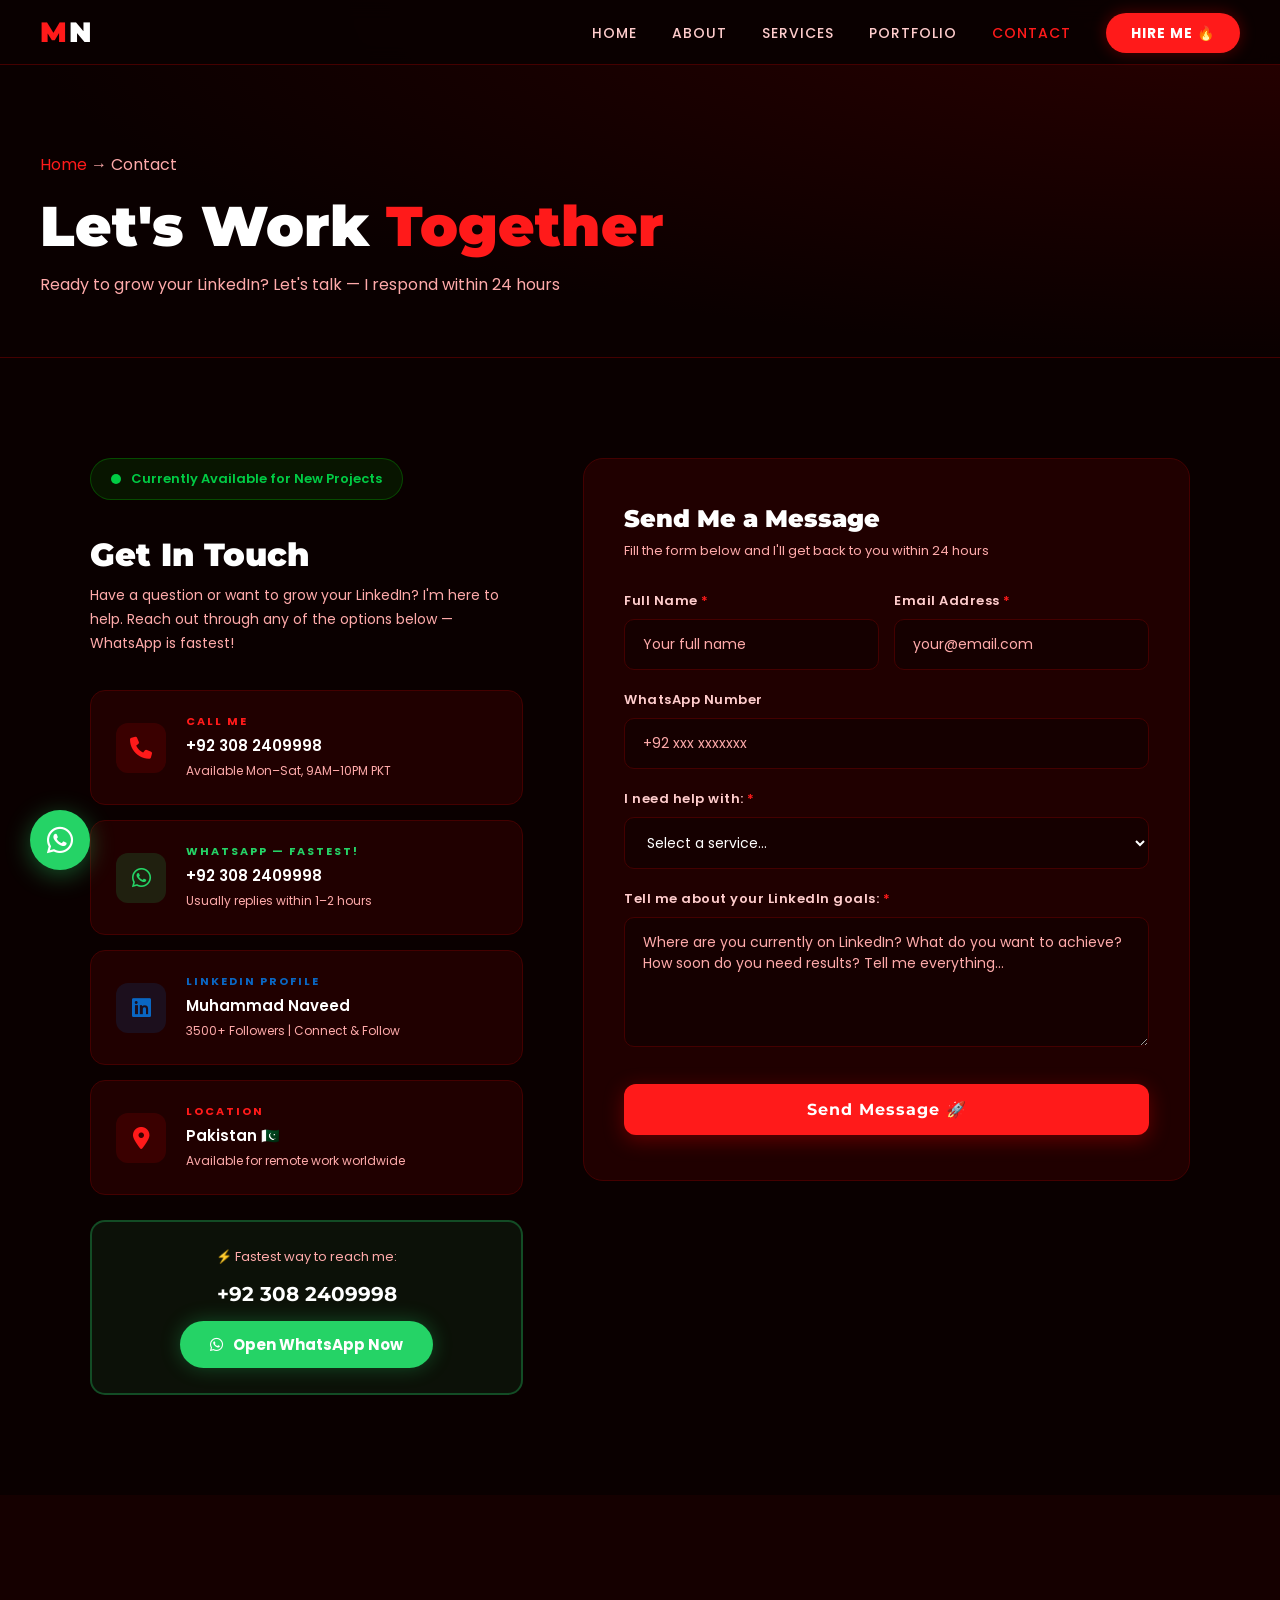
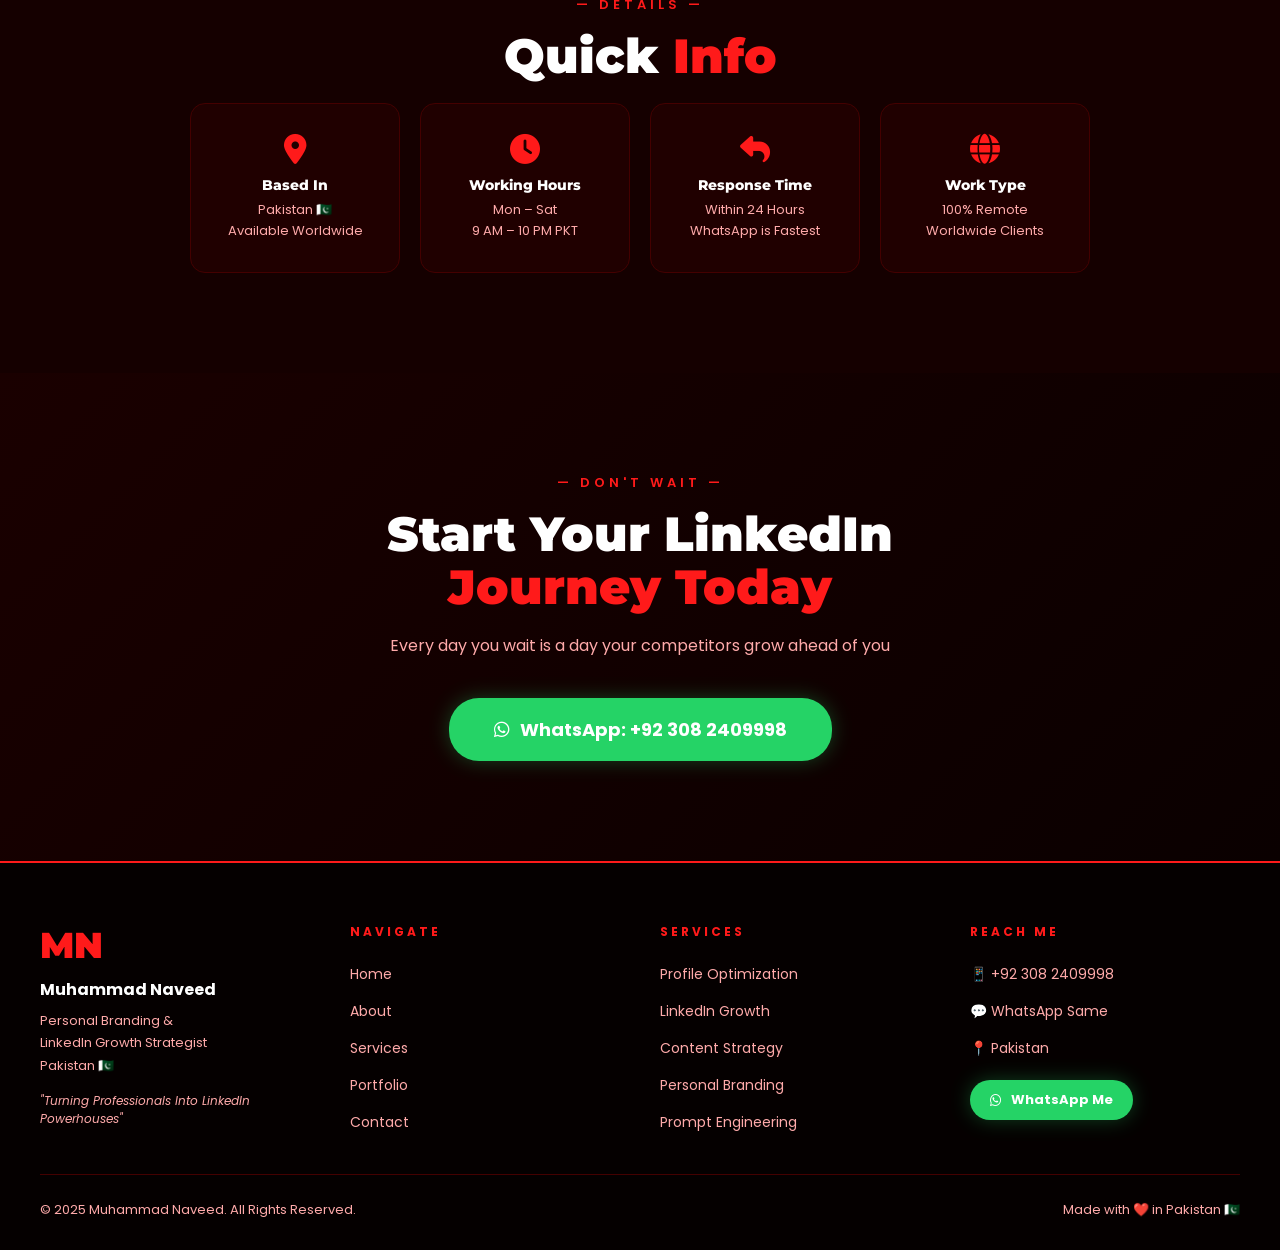
<file: contact.html>
<!DOCTYPE html>
<html lang="en">
<head>
  <meta charset="UTF-8" />
  <meta name="viewport" content="width=device-width, initial-scale=1.0"/>
  <title>Contact | Muhammad Naveed</title>
  <link rel="stylesheet" href="style.css" />
  <link rel="stylesheet" href="https://cdnjs.cloudflare.com/ajax/libs/font-awesome/6.5.0/css/all.min.css"/>
  <style>
    /* PAGE BANNER */
    .page-banner {
      min-height: 35vh;
      display: flex;
      align-items: center;
      padding: 140px 40px 60px;
      background: radial-gradient(ellipse at top right, #2a0000 0%, #0a0000 70%);
      border-bottom: 1px solid var(--border);
    }

    .page-banner-inner {
      max-width: 1200px;
      margin: 0 auto;
      width: 100%;
    }

    .breadcrumb {
      font-size: 13px;
      color: var(--white-muted);
      margin-bottom: 15px;
    }

    .breadcrumb a {
      color: var(--red-bright);
      text-decoration: none;
    }

    .page-banner h1 {
      font-family: 'Montserrat', sans-serif;
      font-size: 56px;
      font-weight: 900;
      color: var(--white);
    }

    .page-banner h1 span {
      color: var(--red-bright);
    }

    .page-banner p {
      color: var(--white-muted);
      font-size: 16px;
      margin-top: 12px;
    }

    /* CONTACT GRID */
    .contact-grid {
      display: grid;
      grid-template-columns: 1fr 1.4fr;
      gap: 60px;
      max-width: 1100px;
      margin: 0 auto;
      align-items: start;
    }

    /* CONTACT INFO */
    .availability-badge {
      display: inline-flex;
      align-items: center;
      gap: 10px;
      background: rgba(0,200,0,0.1);
      border: 1px solid rgba(0,200,0,0.3);
      border-radius: 25px;
      padding: 10px 20px;
      font-size: 13px;
      font-weight: 600;
      color: #00cc44;
      margin-bottom: 35px;
    }

    .avail-dot {
      width: 10px;
      height: 10px;
      background: #00cc44;
      border-radius: 50%;
      animation: pulse-green 1.5s infinite;
    }

    .contact-info-title {
      font-family: 'Montserrat', sans-serif;
      font-size: 32px;
      font-weight: 900;
      color: var(--white);
      margin-bottom: 10px;
    }

    .contact-info-sub {
      color: var(--white-muted);
      font-size: 14px;
      margin-bottom: 35px;
      line-height: 1.7;
    }

    .contact-card {
      background: var(--bg-card);
      border: 1px solid var(--border);
      border-radius: 15px;
      padding: 22px 25px;
      margin-bottom: 15px;
      display: flex;
      align-items: center;
      gap: 20px;
      transition: all 0.3s;
      text-decoration: none;
    }

    .contact-card:hover {
      border-color: var(--red-primary);
      box-shadow: 0 0 25px var(--red-glow);
      transform: translateX(5px);
    }

    .contact-card-icon {
      width: 50px;
      height: 50px;
      background: rgba(204,0,0,0.15);
      border-radius: 12px;
      display: flex;
      align-items: center;
      justify-content: center;
      font-size: 22px;
      color: var(--red-bright);
      flex-shrink: 0;
    }

    .contact-card-info label {
      font-size: 11px;
      font-weight: 700;
      color: var(--red-bright);
      letter-spacing: 2px;
      text-transform: uppercase;
      display: block;
      margin-bottom: 4px;
    }

    .contact-card-info p {
      font-size: 15px;
      font-weight: 600;
      color: var(--white);
    }

    .contact-card-info small {
      font-size: 12px;
      color: var(--white-muted);
    }

    /* WHATSAPP HIGHLIGHT BOX */
    .whatsapp-box {
      background: rgba(37,211,102,0.08);
      border: 2px solid rgba(37,211,102,0.3);
      border-radius: 15px;
      padding: 25px;
      text-align: center;
      margin-top: 25px;
    }

    .whatsapp-box p {
      color: var(--white-muted);
      font-size: 13px;
      margin-bottom: 15px;
    }

    .whatsapp-box strong {
      color: white;
      display: block;
      font-size: 20px;
      margin-bottom: 15px;
      font-family: 'Montserrat', sans-serif;
    }

    /* CONTACT FORM */
    .form-card {
      background: var(--bg-card);
      border: 1px solid var(--border);
      border-radius: 20px;
      padding: 45px 40px;
    }

    .form-title {
      font-family: 'Montserrat', sans-serif;
      font-size: 24px;
      font-weight: 900;
      color: var(--white);
      margin-bottom: 8px;
    }

    .form-subtitle {
      color: var(--white-muted);
      font-size: 13px;
      margin-bottom: 30px;
    }

    .form-group {
      margin-bottom: 20px;
    }

    .form-group label {
      display: block;
      font-size: 13px;
      font-weight: 600;
      color: var(--white-soft);
      margin-bottom: 8px;
      letter-spacing: 0.5px;
    }

    .form-group label span {
      color: var(--red-bright);
    }

    .form-control {
      width: 100%;
      background: var(--bg-section);
      border: 1px solid var(--border);
      border-radius: 10px;
      padding: 14px 18px;
      color: var(--white);
      font-size: 14px;
      font-family: 'Poppins', sans-serif;
      transition: all 0.3s;
      outline: none;
    }

    .form-control:focus {
      border-color: var(--red-bright);
      box-shadow: 0 0 15px var(--red-glow);
      background: #1a0000;
    }

    .form-control::placeholder {
      color: var(--white-muted);
    }

    select.form-control option {
      background: var(--bg-card);
      color: var(--white);
    }

    textarea.form-control {
      resize: vertical;
      min-height: 130px;
    }

    .form-row {
      display: grid;
      grid-template-columns: 1fr 1fr;
      gap: 15px;
    }

    .submit-btn {
      width: 100%;
      padding: 16px;
      background: var(--red-bright);
      color: white;
      border: none;
      border-radius: 12px;
      font-size: 16px;
      font-weight: 700;
      font-family: 'Montserrat', sans-serif;
      cursor: pointer;
      transition: all 0.3s;
      box-shadow: 0 5px 20px var(--red-glow);
      margin-top: 10px;
      letter-spacing: 1px;
    }

    .submit-btn:hover {
      background: var(--red-primary);
      transform: translateY(-3px);
      box-shadow: 0 10px 30px var(--red-glow);
    }

    .submit-btn:active {
      transform: translateY(0);
    }

    /* SUCCESS MESSAGE */
    .success-msg {
      display: none;
      background: rgba(0,200,0,0.1);
      border: 1px solid rgba(0,200,0,0.3);
      border-radius: 12px;
      padding: 20px;
      text-align: center;
      color: #00cc44;
      font-weight: 600;
      margin-top: 15px;
      font-size: 15px;
    }

    /* LOCATION INFO */
    .location-section {
      background: var(--bg-section);
    }

    .location-grid {
      display: grid;
      grid-template-columns: repeat(4, 1fr);
      gap: 20px;
      max-width: 900px;
      margin: 0 auto;
    }

    .location-card {
      background: var(--bg-card);
      border: 1px solid var(--border);
      border-radius: 15px;
      padding: 30px 20px;
      text-align: center;
      transition: all 0.3s;
    }

    .location-card:hover {
      border-color: var(--red-primary);
      box-shadow: 0 0 20px var(--red-glow);
      transform: translateY(-5px);
    }

    .location-card i {
      font-size: 30px;
      color: var(--red-bright);
      margin-bottom: 12px;
      display: block;
    }

    .location-card h3 {
      font-family: 'Montserrat', sans-serif;
      font-size: 14px;
      font-weight: 800;
      color: var(--white);
      margin-bottom: 6px;
    }

    .location-card p {
      font-size: 13px;
      color: var(--white-muted);
      line-height: 1.6;
    }

    /* RESPONSIVE */
    @media (max-width: 900px) {
      .contact-grid {
        grid-template-columns: 1fr;
      }

      .location-grid {
        grid-template-columns: repeat(2, 1fr);
      }

      .page-banner h1 {
        font-size: 38px;
      }

      .form-card {
        padding: 30px 25px;
      }
    }

    @media (max-width: 480px) {
      .form-row {
        grid-template-columns: 1fr;
      }

      .location-grid {
        grid-template-columns: 1fr;
      }

      .page-banner h1 {
        font-size: 30px;
      }
    }
  </style>
</head>
<body>

  <!-- PROGRESS BAR -->
  <div id="progress-bar"></div>

  <!-- NAVBAR -->
  <nav id="navbar">
    <a href="index.html" class="nav-logo">M<span>N</span></a>
    <ul class="nav-links">
      <li><a href="index.html">Home</a></li>
      <li><a href="about.html">About</a></li>
      <li><a href="services.html">Services</a></li>
      <li><a href="portfolio.html">Portfolio</a></li>
      <li><a href="contact.html" class="active">Contact</a></li>
      <li><a href="contact.html" class="nav-btn" onclick="window.location.href='contact.html'">Hire Me 🔥</a></li>
    </ul>
    <div class="hamburger" onclick="toggleMenu()">
      <span></span><span></span><span></span>
    </div>
  </nav>

  <!-- MOBILE MENU -->
  <div class="mobile-menu" id="mobileMenu">
    <span class="mobile-close" onclick="toggleMenu()">✕</span>
    <a href="index.html" onclick="toggleMenu()">Home</a>
    <a href="about.html" onclick="toggleMenu()">About</a>
    <a href="services.html" onclick="toggleMenu()">Services</a>
    <a href="portfolio.html" onclick="toggleMenu()">Portfolio</a>
    <a href="contact.html" onclick="toggleMenu()">Contact</a>
    <a href="contact.html" class="btn-primary" onclick="toggleMenu()">Hire Me 🔥</a>
  </div>

  <!-- PAGE BANNER -->
  <div class="page-banner">
    <div class="page-banner-inner">
      <p class="breadcrumb">
        <a href="index.html">Home</a> → Contact
      </p>
      <h1>Let's Work <span>Together</span></h1>
      <p>Ready to grow your LinkedIn? Let's talk — I respond within 24 hours</p>
    </div>
  </div>

  <!-- CONTACT SECTION -->
  <section style="background: var(--bg-main);">
    <div class="contact-grid">

      <!-- LEFT — CONTACT INFO -->
      <div>
        <div class="availability-badge">
          <div class="avail-dot"></div>
          Currently Available for New Projects
        </div>

        <h2 class="contact-info-title">Get In Touch</h2>
        <p class="contact-info-sub">
          Have a question or want to grow your LinkedIn?
          I'm here to help. Reach out through any of
          the options below — WhatsApp is fastest!
        </p>

        <!-- PHONE -->
        <a href="tel:+923082409998" class="contact-card">
          <div class="contact-card-icon">
            <i class="fas fa-phone"></i>
          </div>
          <div class="contact-card-info">
            <label>Call Me</label>
            <p>+92 308 2409998</p>
            <small>Available Mon–Sat, 9AM–10PM PKT</small>
          </div>
        </a>

        <!-- WHATSAPP -->
        <a href="https://wa.me/923082409998" target="_blank" class="contact-card">
          <div class="contact-card-icon" style="background: rgba(37,211,102,0.15); color: #25d366;">
            <i class="fab fa-whatsapp"></i>
          </div>
          <div class="contact-card-info">
            <label style="color: #25d366;">WhatsApp — Fastest!</label>
            <p>+92 308 2409998</p>
            <small>Usually replies within 1–2 hours</small>
          </div>
        </a>

        <!-- LINKEDIN -->
        <a href="#" target="_blank" class="contact-card">
          <div class="contact-card-icon" style="background: rgba(10,102,194,0.15); color: #0a66c2;">
            <i class="fab fa-linkedin"></i>
          </div>
          <div class="contact-card-info">
            <label style="color: #0a66c2;">LinkedIn Profile</label>
            <p>Muhammad Naveed</p>
            <small>3500+ Followers | Connect & Follow</small>
          </div>
        </a>

        <!-- LOCATION -->
        <div class="contact-card" style="cursor: default;">
          <div class="contact-card-icon">
            <i class="fas fa-map-marker-alt"></i>
          </div>
          <div class="contact-card-info">
            <label>Location</label>
            <p>Pakistan 🇵🇰</p>
            <small>Available for remote work worldwide</small>
          </div>
        </div>

        <!-- WHATSAPP HIGHLIGHT -->
        <div class="whatsapp-box">
          <p>⚡ Fastest way to reach me:</p>
          <strong>+92 308 2409998</strong>
          <a href="https://wa.me/923082409998"
             target="_blank"
             class="btn-whatsapp"
             style="display:inline-flex; padding:12px 30px;">
            <i class="fab fa-whatsapp"></i>
            Open WhatsApp Now
          </a>
        </div>
      </div>

      <!-- RIGHT — CONTACT FORM -->
      <div class="form-card">
        <h3 class="form-title">Send Me a Message</h3>
        <p class="form-subtitle">Fill the form below and I'll get back to you within 24 hours</p>

        <form id="contactForm" onsubmit="submitForm(event)">

          <div class="form-row">
            <div class="form-group">
              <label>Full Name <span>*</span></label>
              <input type="text"
                     class="form-control"
                     placeholder="Your full name"
                     required />
            </div>
            <div class="form-group">
              <label>Email Address <span>*</span></label>
              <input type="email"
                     class="form-control"
                     placeholder="your@email.com"
                     required />
            </div>
          </div>

          <div class="form-group">
            <label>WhatsApp Number</label>
            <input type="tel"
                   class="form-control"
                   placeholder="+92 xxx xxxxxxx" />
          </div>

          <div class="form-group">
            <label>I need help with: <span>*</span></label>
            <select class="form-control" required>
              <option value="" disabled selected>Select a service...</option>
              <option>LinkedIn Profile Optimization</option>
              <option>LinkedIn Growth Strategy</option>
              <option>Content Writing & Strategy</option>
              <option>Personal Brand Building</option>
              <option>Prompt Engineering</option>
              <option>Graphic Design / Video Editing</option>
              <option>Web Development</option>
              <option>Automation Setup</option>
              <option>General Consultation</option>
              <option>Something Else</option>
            </select>
          </div>

          <div class="form-group">
            <label>Tell me about your LinkedIn goals: <span>*</span></label>
            <textarea class="form-control"
                      placeholder="Where are you currently on LinkedIn? What do you want to achieve? How soon do you need results? Tell me everything..."
                      required></textarea>
          </div>

          <button type="submit" class="submit-btn">
            Send Message 🚀
          </button>

          <div class="success-msg" id="successMsg">
            ✅ Message sent successfully! I'll get back to you within 24 hours.
            For faster response, WhatsApp me at +92 308 2409998
          </div>

        </form>
      </div>
    </div>
  </section>

  <!-- LOCATION INFO -->
  <section class="location-section">
    <div style="max-width:1200px; margin:0 auto; text-align:center;">
      <span class="section-label">— DETAILS —</span>
      <h2 class="section-title">Quick <span>Info</span></h2>
      <div class="location-grid">
        <div class="location-card fade-up">
          <i class="fas fa-map-marker-alt"></i>
          <h3>Based In</h3>
          <p>Pakistan 🇵🇰<br>Available Worldwide</p>
        </div>
        <div class="location-card fade-up">
          <i class="fas fa-clock"></i>
          <h3>Working Hours</h3>
          <p>Mon – Sat<br>9 AM – 10 PM PKT</p>
        </div>
        <div class="location-card fade-up">
          <i class="fas fa-reply"></i>
          <h3>Response Time</h3>
          <p>Within 24 Hours<br>WhatsApp is Fastest</p>
        </div>
        <div class="location-card fade-up">
          <i class="fas fa-globe"></i>
          <h3>Work Type</h3>
          <p>100% Remote<br>Worldwide Clients</p>
        </div>
      </div>
    </div>
  </section>

  <!-- FINAL CTA -->
  <section style="background: linear-gradient(135deg, #1a0000, #0a0000); text-align:center;">
    <span class="section-label">— DON'T WAIT —</span>
    <h2 class="section-title">Start Your LinkedIn<br><span>Journey Today</span></h2>
    <p style="color:var(--white-muted); margin-bottom:40px; font-size:16px;">
      Every day you wait is a day your competitors grow ahead of you
    </p>
    <a href="https://wa.me/923082409998"
       target="_blank"
       class="btn-whatsapp"
       style="font-size:18px; padding:18px 45px;">
      <i class="fab fa-whatsapp"></i>
      WhatsApp: +92 308 2409998
    </a>
  </section>

  <!-- FOOTER -->
  <footer>
    <div class="footer-grid">
      <div>
        <div class="footer-logo">MN</div>
        <p style="font-weight:700; margin-bottom:8px;">Muhammad Naveed</p>
        <p style="color:var(--white-muted); font-size:13px; line-height:1.7;">
          Personal Branding &<br>LinkedIn Growth Strategist<br>Pakistan 🇵🇰
        </p>
        <p style="color:var(--white-muted); font-size:12px; margin-top:15px; font-style:italic;">
          "Turning Professionals Into LinkedIn Powerhouses"
        </p>
      </div>
      <div>
        <p class="footer-title">Navigate</p>
        <ul class="footer-links">
          <li><a href="index.html">Home</a></li>
          <li><a href="about.html">About</a></li>
          <li><a href="services.html">Services</a></li>
          <li><a href="portfolio.html">Portfolio</a></li>
          <li><a href="contact.html">Contact</a></li>
        </ul>
      </div>
      <div>
        <p class="footer-title">Services</p>
        <ul class="footer-links">
          <li><a href="services.html">Profile Optimization</a></li>
          <li><a href="services.html">LinkedIn Growth</a></li>
          <li><a href="services.html">Content Strategy</a></li>
          <li><a href="services.html">Personal Branding</a></li>
          <li><a href="services.html">Prompt Engineering</a></li>
        </ul>
      </div>
      <div>
        <p class="footer-title">Reach Me</p>
        <ul class="footer-links">
          <li><a href="tel:+923082409998">📱 +92 308 2409998</a></li>
          <li><a href="https://wa.me/923082409998" target="_blank">💬 WhatsApp Same</a></li>
          <li><a href="#">📍 Pakistan</a></li>
        </ul>
        <a href="https://wa.me/923082409998"
           target="_blank"
           class="btn-whatsapp"
           style="margin-top:20px; padding:10px 20px; font-size:13px;">
          <i class="fab fa-whatsapp"></i> WhatsApp Me
        </a>
      </div>
    </div>
    <div class="footer-bottom">
      <p>© 2025 Muhammad Naveed. All Rights Reserved.</p>
      <p>Made with ❤️ in Pakistan 🇵🇰</p>
    </div>
  </footer>

  <!-- FLOATING WHATSAPP -->
  <a href="https://wa.me/923082409998" target="_blank" class="whatsapp-float">
    <i class="fab fa-whatsapp" style="color:white; font-size:30px;"></i>
  </a>

  <!-- BACK TO TOP -->
  <button class="back-top" id="backTop" onclick="scrollToTop()">↑</button>

  <script>
    window.addEventListener('scroll', () => {
      const winScroll = document.documentElement.scrollTop;
      const height = document.documentElement.scrollHeight - document.documentElement.clientHeight;
      document.getElementById('progress-bar').style.width = (winScroll / height * 100) + '%';
      const nav = document.getElementById('navbar');
      if (winScroll > 50) nav.classList.add('scrolled');
      else nav.classList.remove('scrolled');
      const backTop = document.getElementById('backTop');
      if (winScroll > 300) backTop.classList.add('show');
      else backTop.classList.remove('show');
      document.querySelectorAll('.fade-up').forEach(el => {
        if (el.getBoundingClientRect().top < window.innerHeight - 80) {
          el.classList.add('visible');
        }
      });
    });

    function toggleMenu() {
      document.getElementById('mobileMenu').classList.toggle('open');
    }

    function scrollToTop() {
      window.scrollTo({ top: 0, behavior: 'smooth' });
    }

    function submitForm(e) {
      e.preventDefault();
      document.getElementById('successMsg').style.display = 'block';
      document.getElementById('contactForm').reset();
      setTimeout(() => {
        document.getElementById('successMsg').style.display = 'none';
      }, 6000);
    }
  </script>
</body>
</html>
</file>
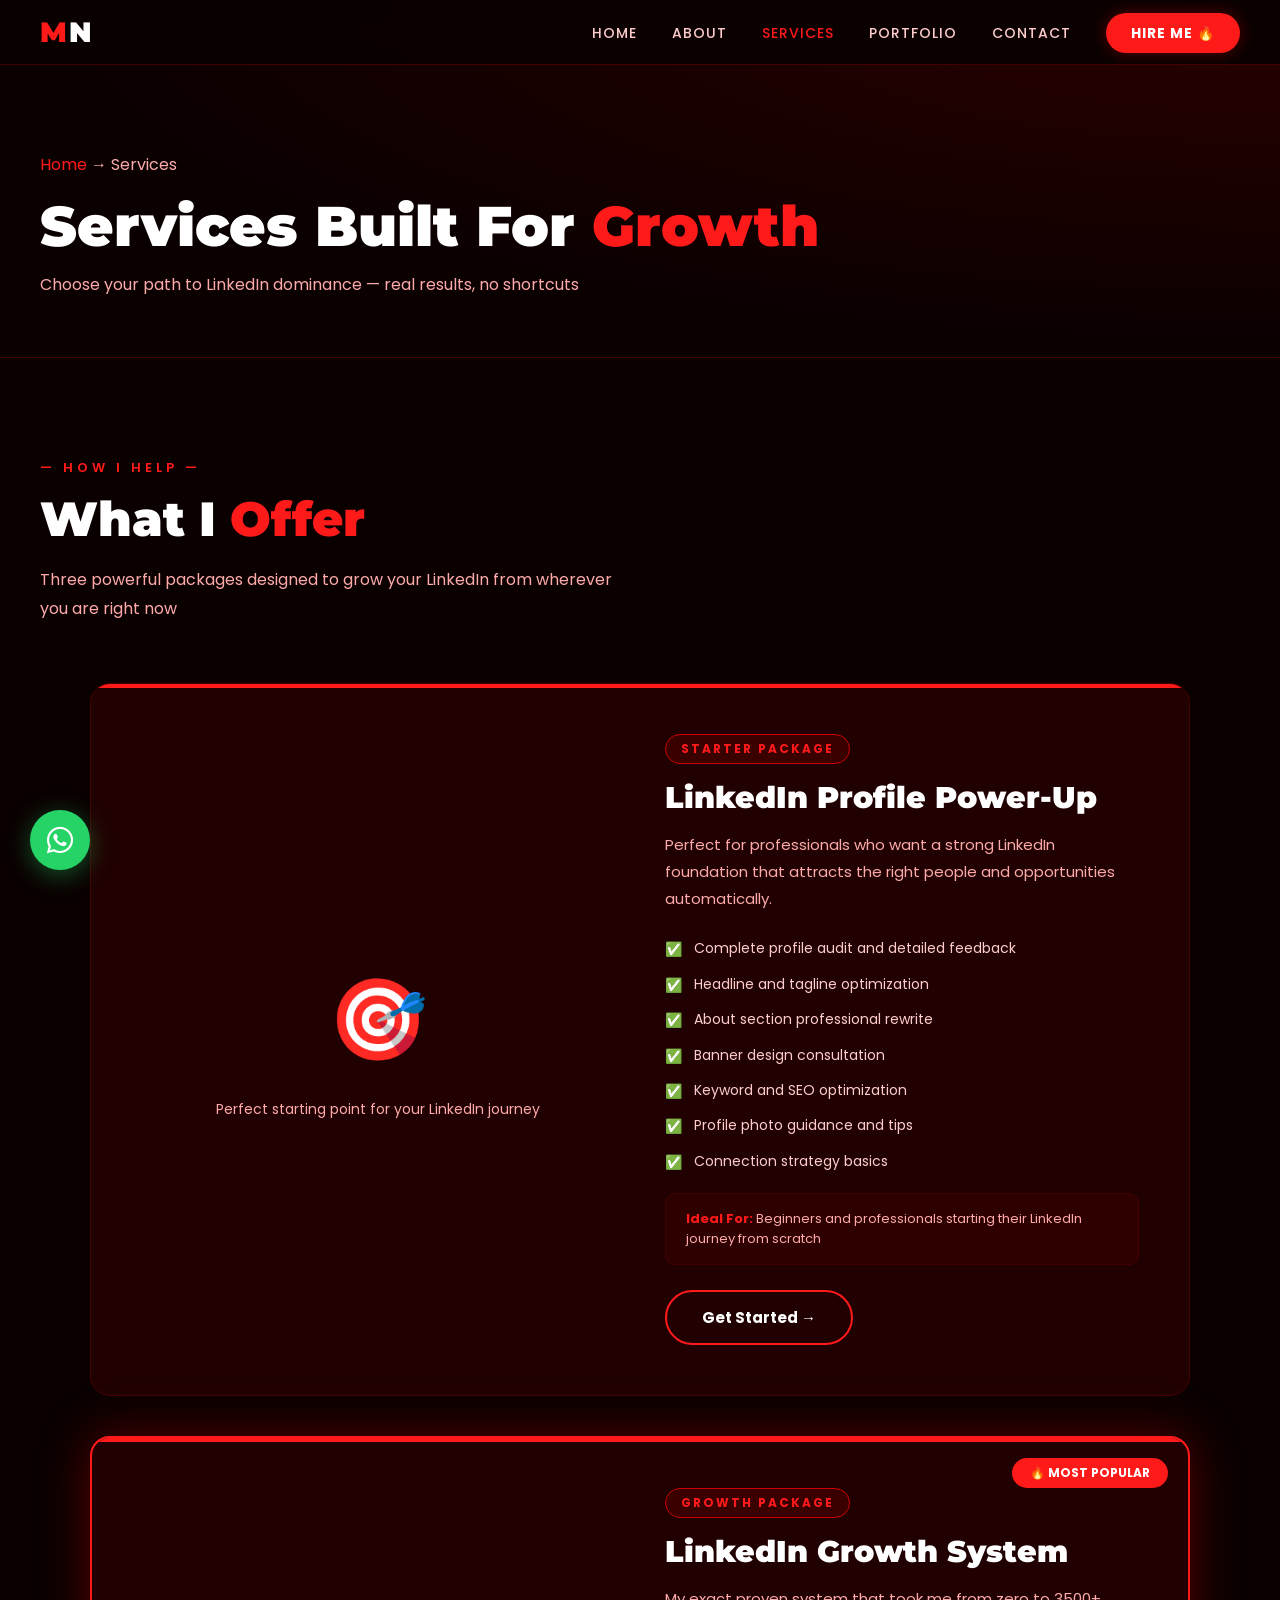
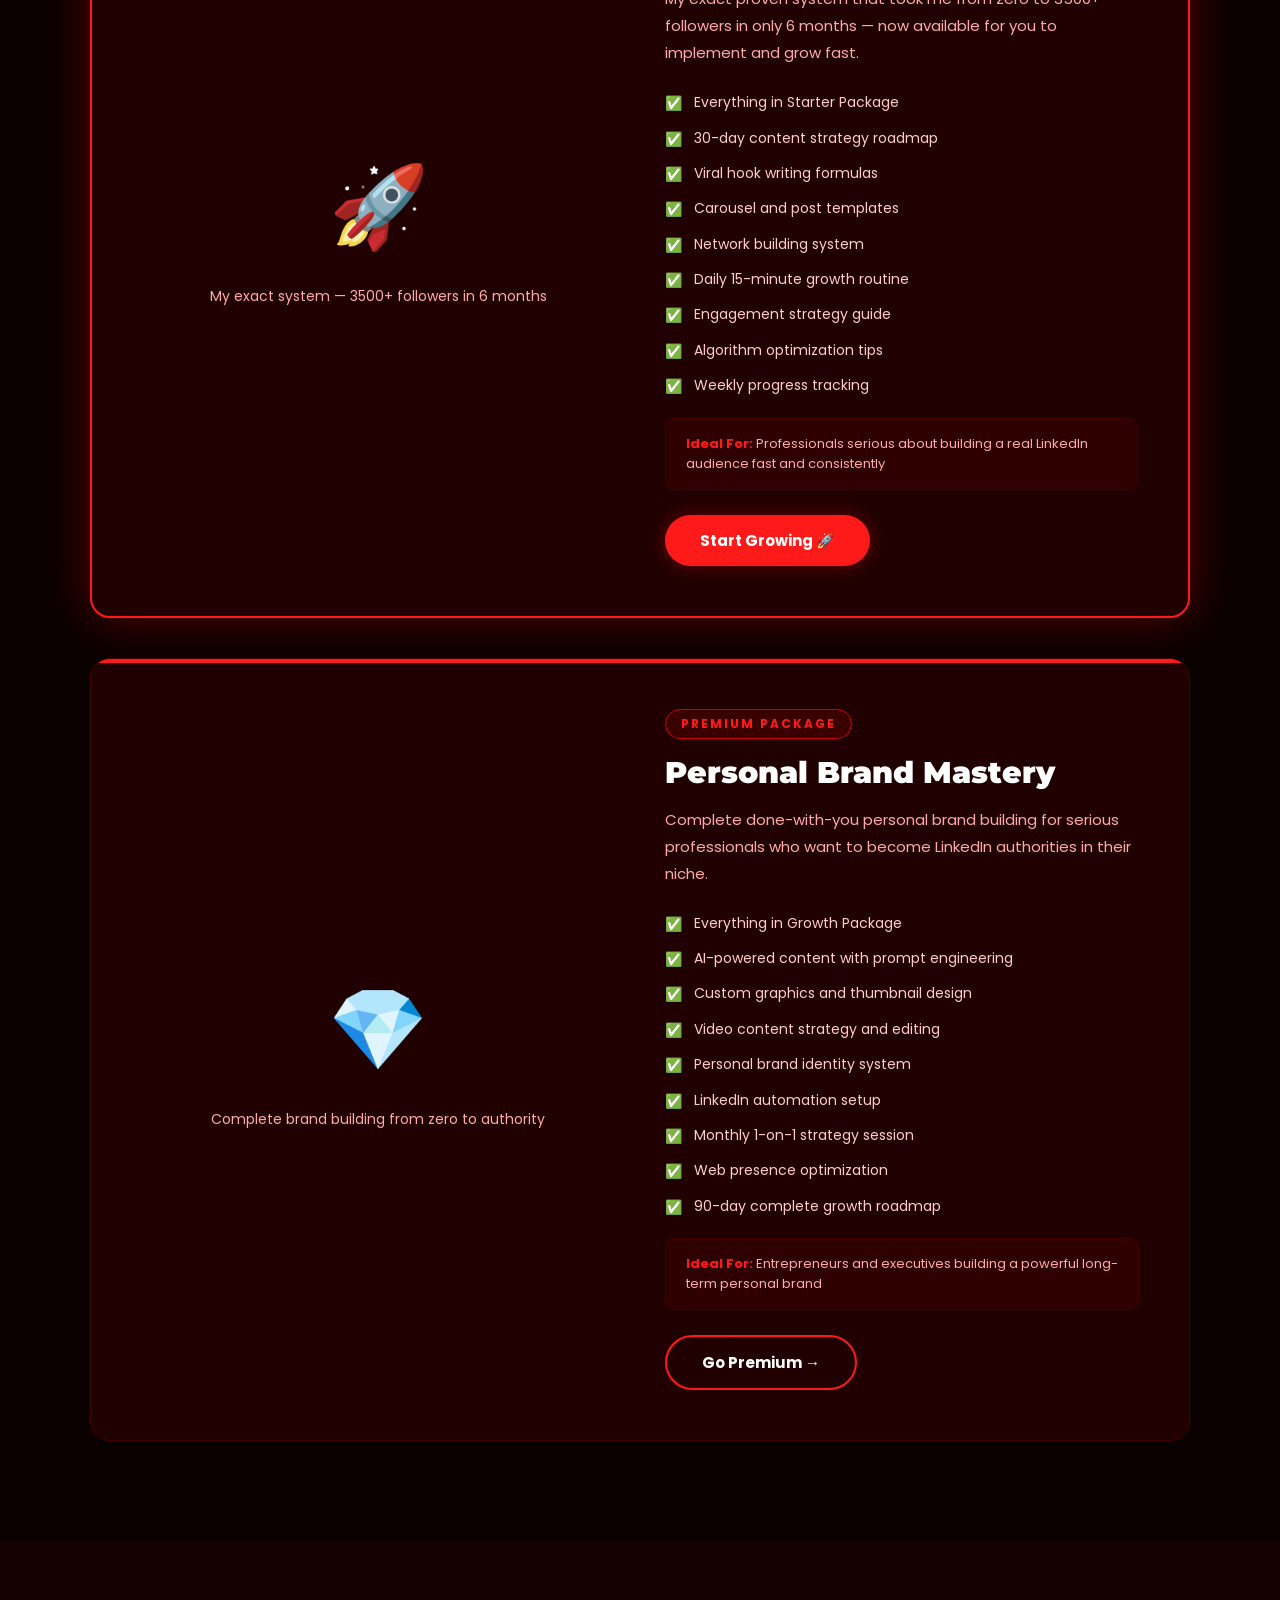
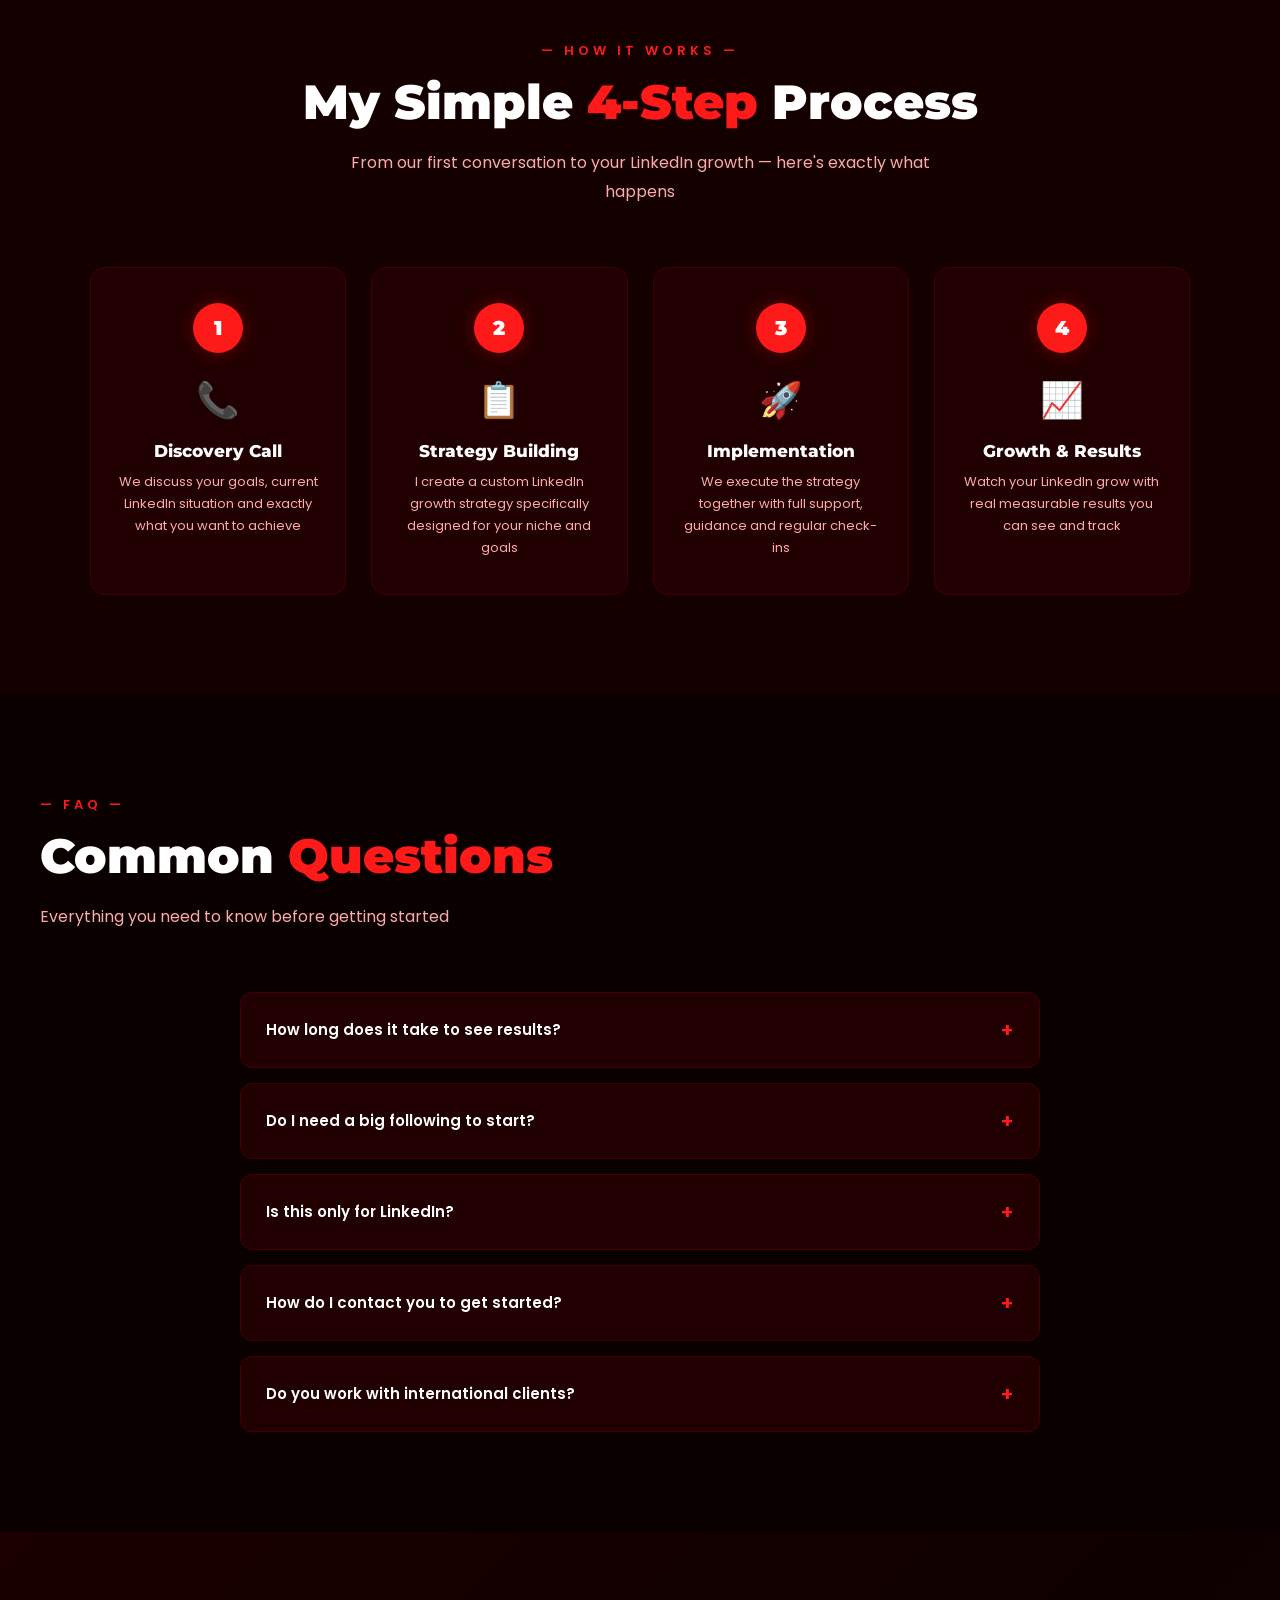
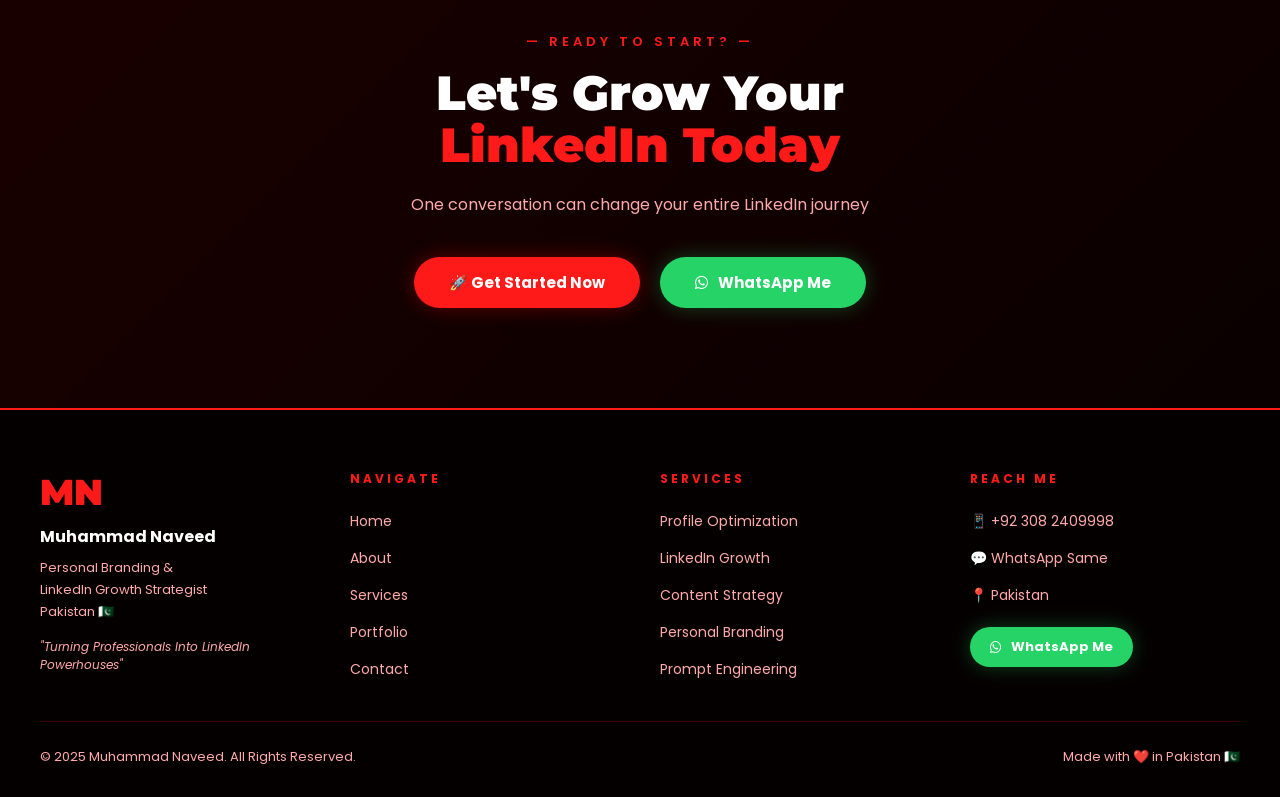
<file: services.html>
<!DOCTYPE html>
<html lang="en">
<head>
  <meta charset="UTF-8" />
  <meta name="viewport" content="width=device-width, initial-scale=1.0"/>
  <title>Services | Muhammad Naveed</title>
  <link rel="stylesheet" href="style.css" />
  <link rel="stylesheet" href="https://cdnjs.cloudflare.com/ajax/libs/font-awesome/6.5.0/css/all.min.css"/>
  <style>
    /* PAGE BANNER */
    .page-banner {
      min-height: 35vh;
      display: flex;
      align-items: center;
      padding: 140px 40px 60px;
      background: radial-gradient(ellipse at top right, #2a0000 0%, #0a0000 70%);
      border-bottom: 1px solid var(--border);
    }

    .page-banner-inner {
      max-width: 1200px;
      margin: 0 auto;
      width: 100%;
    }

    .breadcrumb {
      font-size: 13px;
      color: var(--white-muted);
      margin-bottom: 15px;
    }

    .breadcrumb a {
      color: var(--red-bright);
      text-decoration: none;
    }

    .page-banner h1 {
      font-family: 'Montserrat', sans-serif;
      font-size: 56px;
      font-weight: 900;
      color: var(--white);
    }

    .page-banner h1 span {
      color: var(--red-bright);
    }

    .page-banner p {
      color: var(--white-muted);
      font-size: 16px;
      margin-top: 12px;
    }

    /* SERVICES MAIN */
    .services-wrap {
      max-width: 1100px;
      margin: 0 auto;
      display: flex;
      flex-direction: column;
      gap: 40px;
    }

    .service-big-card {
      background: var(--bg-card);
      border: 1px solid var(--border);
      border-radius: 20px;
      padding: 50px;
      display: grid;
      grid-template-columns: 1fr 1fr;
      gap: 50px;
      align-items: center;
      transition: all 0.3s;
      position: relative;
      overflow: hidden;
    }

    .service-big-card::before {
      content: '';
      position: absolute;
      top: 0;
      left: 0;
      right: 0;
      height: 4px;
      background: var(--red-bright);
    }

    .service-big-card.featured {
      border: 2px solid var(--red-bright);
      box-shadow: 0 0 50px var(--red-glow);
    }

    .service-big-card:hover {
      transform: translateY(-5px);
      box-shadow: 0 20px 50px var(--red-glow);
    }

    .featured-badge {
      position: absolute;
      top: 20px;
      right: 20px;
      background: var(--red-bright);
      color: white;
      padding: 6px 18px;
      border-radius: 20px;
      font-size: 12px;
      font-weight: 700;
    }

    .service-badge {
      display: inline-block;
      background: rgba(204,0,0,0.15);
      border: 1px solid var(--red-primary);
      color: var(--red-bright);
      padding: 5px 15px;
      border-radius: 20px;
      font-size: 12px;
      font-weight: 700;
      letter-spacing: 2px;
      margin-bottom: 15px;
    }

    .service-big-card h2 {
      font-family: 'Montserrat', sans-serif;
      font-size: 30px;
      font-weight: 900;
      color: var(--white);
      margin-bottom: 15px;
    }

    .service-big-card .desc {
      color: var(--white-muted);
      font-size: 15px;
      line-height: 1.8;
      margin-bottom: 25px;
    }

    .service-icon-big {
      font-size: 80px;
      text-align: center;
      margin-bottom: 20px;
    }

    .ideal-for {
      background: rgba(204,0,0,0.08);
      border: 1px solid var(--border);
      border-radius: 10px;
      padding: 15px 20px;
      font-size: 13px;
      color: var(--white-muted);
      margin-top: 20px;
    }

    .ideal-for strong {
      color: var(--red-bright);
    }

    /* CHECKLIST */
    .checklist {
      list-style: none;
      display: flex;
      flex-direction: column;
      gap: 12px;
    }

    .checklist li {
      display: flex;
      align-items: flex-start;
      gap: 12px;
      font-size: 14px;
      color: var(--white-soft);
      line-height: 1.6;
    }

    .checklist li::before {
      content: '✅';
      flex-shrink: 0;
      margin-top: 1px;
    }

    /* PROCESS */
    .process-section {
      background: var(--bg-section);
    }

    .process-grid {
      display: grid;
      grid-template-columns: repeat(4, 1fr);
      gap: 25px;
      max-width: 1100px;
      margin: 0 auto;
      position: relative;
    }

    .process-card {
      background: var(--bg-card);
      border: 1px solid var(--border);
      border-radius: 15px;
      padding: 35px 25px;
      text-align: center;
      transition: all 0.3s;
      position: relative;
    }

    .process-card:hover {
      border-color: var(--red-primary);
      box-shadow: 0 0 30px var(--red-glow);
      transform: translateY(-8px);
    }

    .process-number {
      width: 50px;
      height: 50px;
      background: var(--red-bright);
      border-radius: 50%;
      display: flex;
      align-items: center;
      justify-content: center;
      font-family: 'Montserrat', sans-serif;
      font-weight: 900;
      font-size: 20px;
      color: white;
      margin: 0 auto 20px;
      box-shadow: 0 0 20px var(--red-glow);
    }

    .process-icon {
      font-size: 35px;
      margin-bottom: 15px;
      display: block;
    }

    .process-card h3 {
      font-family: 'Montserrat', sans-serif;
      font-size: 17px;
      font-weight: 800;
      margin-bottom: 10px;
      color: var(--white);
    }

    .process-card p {
      font-size: 13px;
      color: var(--white-muted);
      line-height: 1.7;
    }

    /* FAQ */
    .faq-section {
      background: var(--bg-main);
    }

    .faq-wrap {
      max-width: 800px;
      margin: 0 auto;
      display: flex;
      flex-direction: column;
      gap: 15px;
    }

    .faq-item {
      background: var(--bg-card);
      border: 1px solid var(--border);
      border-radius: 12px;
      overflow: hidden;
      transition: all 0.3s;
    }

    .faq-item.open {
      border-color: var(--red-primary);
      box-shadow: 0 0 20px var(--red-glow);
    }

    .faq-question {
      padding: 22px 25px;
      display: flex;
      justify-content: space-between;
      align-items: center;
      cursor: pointer;
      font-weight: 600;
      font-size: 15px;
      color: var(--white);
      transition: color 0.3s;
    }

    .faq-question:hover {
      color: var(--red-bright);
    }

    .faq-icon {
      color: var(--red-bright);
      font-size: 20px;
      transition: transform 0.3s;
      flex-shrink: 0;
    }

    .faq-item.open .faq-icon {
      transform: rotate(45deg);
    }

    .faq-answer {
      max-height: 0;
      overflow: hidden;
      transition: max-height 0.4s ease;
    }

    .faq-item.open .faq-answer {
      max-height: 200px;
    }

    .faq-answer p {
      padding: 0 25px 22px;
      color: var(--white-muted);
      font-size: 14px;
      line-height: 1.8;
    }

    /* RESPONSIVE */
    @media (max-width: 900px) {
      .service-big-card {
        grid-template-columns: 1fr;
        padding: 35px 25px;
      }

      .process-grid {
        grid-template-columns: repeat(2, 1fr);
      }

      .page-banner h1 {
        font-size: 38px;
      }
    }

    @media (max-width: 480px) {
      .process-grid {
        grid-template-columns: 1fr;
      }

      .page-banner h1 {
        font-size: 30px;
      }
    }
  </style>
</head>
<body>

  <!-- PROGRESS BAR -->
  <div id="progress-bar"></div>

  <!-- NAVBAR -->
  <nav id="navbar">
    <a href="index.html" class="nav-logo">M<span>N</span></a>
    <ul class="nav-links">
      <li><a href="index.html">Home</a></li>
      <li><a href="about.html">About</a></li>
      <li><a href="services.html" class="active">Services</a></li>
      <li><a href="portfolio.html">Portfolio</a></li>
      <li><a href="contact.html">Contact</a></li>
      <li><a href="contact.html" class="nav-btn" onclick="window.location.href='contact.html'">Hire Me 🔥</a></li>
    </ul>
    <div class="hamburger" onclick="toggleMenu()">
      <span></span><span></span><span></span>
    </div>
  </nav>

  <!-- MOBILE MENU -->
  <div class="mobile-menu" id="mobileMenu">
    <span class="mobile-close" onclick="toggleMenu()">✕</span>
    <a href="index.html" onclick="toggleMenu()">Home</a>
    <a href="about.html" onclick="toggleMenu()">About</a>
    <a href="services.html" onclick="toggleMenu()">Services</a>
    <a href="portfolio.html" onclick="toggleMenu()">Portfolio</a>
    <a href="contact.html" onclick="toggleMenu()">Contact</a>
    <a href="contact.html" class="btn-primary" onclick="toggleMenu()">Hire Me 🔥</a>
  </div>

  <!-- PAGE BANNER -->
  <div class="page-banner">
    <div class="page-banner-inner">
      <p class="breadcrumb">
        <a href="index.html">Home</a> → Services
      </p>
      <h1>Services Built For <span>Growth</span></h1>
      <p>Choose your path to LinkedIn dominance — real results, no shortcuts</p>
    </div>
  </div>

  <!-- SERVICES -->
  <section style="background: var(--bg-main);">
    <div style="max-width:1200px; margin:0 auto;">
      <span class="section-label">— HOW I HELP —</span>
      <h2 class="section-title">What I <span>Offer</span></h2>
      <p class="section-subtitle">
        Three powerful packages designed to grow your LinkedIn from wherever you are right now
      </p>

      <div class="services-wrap">

        <!-- SERVICE 1 -->
        <div class="service-big-card fade-up">
          <div>
            <div class="service-icon-big">🎯</div>
            <p style="text-align:center; color:var(--white-muted); font-size:14px;">
              Perfect starting point for your LinkedIn journey
            </p>
          </div>
          <div>
            <span class="service-badge">STARTER PACKAGE</span>
            <h2>LinkedIn Profile Power-Up</h2>
            <p class="desc">
              Perfect for professionals who want a strong LinkedIn foundation
              that attracts the right people and opportunities automatically.
            </p>
            <ul class="checklist">
              <li>Complete profile audit and detailed feedback</li>
              <li>Headline and tagline optimization</li>
              <li>About section professional rewrite</li>
              <li>Banner design consultation</li>
              <li>Keyword and SEO optimization</li>
              <li>Profile photo guidance and tips</li>
              <li>Connection strategy basics</li>
            </ul>
            <div class="ideal-for">
              <strong>Ideal For:</strong> Beginners and professionals
              starting their LinkedIn journey from scratch
            </div>
            <a href="contact.html" class="btn-outline" style="margin-top:25px; display:inline-block;">
              Get Started →
            </a>
          </div>
        </div>

        <!-- SERVICE 2 FEATURED -->
        <div class="service-big-card featured fade-up">
          <span class="featured-badge">🔥 MOST POPULAR</span>
          <div>
            <div class="service-icon-big">🚀</div>
            <p style="text-align:center; color:var(--white-muted); font-size:14px;">
              My exact system — 3500+ followers in 6 months
            </p>
          </div>
          <div>
            <span class="service-badge">GROWTH PACKAGE</span>
            <h2>LinkedIn Growth System</h2>
            <p class="desc">
              My exact proven system that took me from zero to 3500+ followers
              in only 6 months — now available for you to implement and grow fast.
            </p>
            <ul class="checklist">
              <li>Everything in Starter Package</li>
              <li>30-day content strategy roadmap</li>
              <li>Viral hook writing formulas</li>
              <li>Carousel and post templates</li>
              <li>Network building system</li>
              <li>Daily 15-minute growth routine</li>
              <li>Engagement strategy guide</li>
              <li>Algorithm optimization tips</li>
              <li>Weekly progress tracking</li>
            </ul>
            <div class="ideal-for">
              <strong>Ideal For:</strong> Professionals serious about
              building a real LinkedIn audience fast and consistently
            </div>
            <a href="contact.html" class="btn-primary" style="margin-top:25px; display:inline-block;">
              Start Growing 🚀
            </a>
          </div>
        </div>

        <!-- SERVICE 3 -->
        <div class="service-big-card fade-up">
          <div>
            <div class="service-icon-big">💎</div>
            <p style="text-align:center; color:var(--white-muted); font-size:14px;">
              Complete brand building from zero to authority
            </p>
          </div>
          <div>
            <span class="service-badge">PREMIUM PACKAGE</span>
            <h2>Personal Brand Mastery</h2>
            <p class="desc">
              Complete done-with-you personal brand building for serious
              professionals who want to become LinkedIn authorities in their niche.
            </p>
            <ul class="checklist">
              <li>Everything in Growth Package</li>
              <li>AI-powered content with prompt engineering</li>
              <li>Custom graphics and thumbnail design</li>
              <li>Video content strategy and editing</li>
              <li>Personal brand identity system</li>
              <li>LinkedIn automation setup</li>
              <li>Monthly 1-on-1 strategy session</li>
              <li>Web presence optimization</li>
              <li>90-day complete growth roadmap</li>
            </ul>
            <div class="ideal-for">
              <strong>Ideal For:</strong> Entrepreneurs and executives
              building a powerful long-term personal brand
            </div>
            <a href="contact.html" class="btn-outline" style="margin-top:25px; display:inline-block;">
              Go Premium →
            </a>
          </div>
        </div>

      </div>
    </div>
  </section>

  <!-- PROCESS -->
  <section class="process-section">
    <div style="max-width:1200px; margin:0 auto; text-align:center;">
      <span class="section-label">— HOW IT WORKS —</span>
      <h2 class="section-title">My Simple <span>4-Step</span> Process</h2>
      <p class="section-subtitle" style="margin: 0 auto 60px;">
        From our first conversation to your LinkedIn growth — here's exactly what happens
      </p>
      <div class="process-grid">
        <div class="process-card fade-up">
          <div class="process-number">1</div>
          <span class="process-icon">📞</span>
          <h3>Discovery Call</h3>
          <p>We discuss your goals, current LinkedIn situation and exactly what you want to achieve</p>
        </div>
        <div class="process-card fade-up">
          <div class="process-number">2</div>
          <span class="process-icon">📋</span>
          <h3>Strategy Building</h3>
          <p>I create a custom LinkedIn growth strategy specifically designed for your niche and goals</p>
        </div>
        <div class="process-card fade-up">
          <div class="process-number">3</div>
          <span class="process-icon">🚀</span>
          <h3>Implementation</h3>
          <p>We execute the strategy together with full support, guidance and regular check-ins</p>
        </div>
        <div class="process-card fade-up">
          <div class="process-number">4</div>
          <span class="process-icon">📈</span>
          <h3>Growth & Results</h3>
          <p>Watch your LinkedIn grow with real measurable results you can see and track</p>
        </div>
      </div>
    </div>
  </section>

  <!-- FAQ -->
  <section class="faq-section">
    <div style="max-width:1200px; margin:0 auto;">
      <span class="section-label">— FAQ —</span>
      <h2 class="section-title">Common <span>Questions</span></h2>
      <p class="section-subtitle">
        Everything you need to know before getting started
      </p>
      <div class="faq-wrap">
        <div class="faq-item">
          <div class="faq-question" onclick="toggleFaq(this)">
            How long does it take to see results?
            <span class="faq-icon">+</span>
          </div>
          <div class="faq-answer">
            <p>Most clients see significant growth within 30-60 days of implementing the strategy consistently. I grew to 3500+ followers in 6 months starting from zero.</p>
          </div>
        </div>
        <div class="faq-item">
          <div class="faq-question" onclick="toggleFaq(this)">
            Do I need a big following to start?
            <span class="faq-icon">+</span>
          </div>
          <div class="faq-answer">
            <p>Absolutely not! I started from zero followers. My system is specifically designed to work for complete beginners and helps build from scratch.</p>
          </div>
        </div>
        <div class="faq-item">
          <div class="faq-question" onclick="toggleFaq(this)">
            Is this only for LinkedIn?
            <span class="faq-icon">+</span>
          </div>
          <div class="faq-answer">
            <p>My primary focus is LinkedIn but the personal branding principles and content strategies apply to all professional platforms and your overall online presence.</p>
          </div>
        </div>
        <div class="faq-item">
          <div class="faq-question" onclick="toggleFaq(this)">
            How do I contact you to get started?
            <span class="faq-icon">+</span>
          </div>
          <div class="faq-answer">
            <p>The easiest and fastest way is WhatsApp at +923082409998. I respond within 24 hours — usually much faster. You can also use the contact form on this website.</p>
          </div>
        </div>
        <div class="faq-item">
          <div class="faq-question" onclick="toggleFaq(this)">
            Do you work with international clients?
            <span class="faq-icon">+</span>
          </div>
          <div class="faq-answer">
            <p>Yes! I work remotely with professionals from Pakistan and around the world. LinkedIn growth strategies work globally regardless of your location.</p>
          </div>
        </div>
      </div>
    </div>
  </section>

  <!-- CTA -->
  <section style="background: linear-gradient(135deg, #1a0000, #0a0000); text-align:center;">
    <span class="section-label">— READY TO START? —</span>
    <h2 class="section-title">Let's Grow Your<br><span>LinkedIn Today</span></h2>
    <p style="color:var(--white-muted); margin-bottom:40px; font-size:16px;">
      One conversation can change your entire LinkedIn journey
    </p>
    <div style="display:flex; gap:20px; justify-content:center; flex-wrap:wrap;">
      <a href="contact.html" class="btn-primary">🚀 Get Started Now</a>
      <a href="https://wa.me/923082409998" target="_blank" class="btn-whatsapp">
        <i class="fab fa-whatsapp"></i> WhatsApp Me
      </a>
    </div>
  </section>

  <!-- FOOTER -->
  <footer>
    <div class="footer-grid">
      <div>
        <div class="footer-logo">MN</div>
        <p style="font-weight:700; margin-bottom:8px;">Muhammad Naveed</p>
        <p style="color:var(--white-muted); font-size:13px; line-height:1.7;">
          Personal Branding &<br>LinkedIn Growth Strategist<br>Pakistan 🇵🇰
        </p>
        <p style="color:var(--white-muted); font-size:12px; margin-top:15px; font-style:italic;">
          "Turning Professionals Into LinkedIn Powerhouses"
        </p>
      </div>
      <div>
        <p class="footer-title">Navigate</p>
        <ul class="footer-links">
          <li><a href="index.html">Home</a></li>
          <li><a href="about.html">About</a></li>
          <li><a href="services.html">Services</a></li>
          <li><a href="portfolio.html">Portfolio</a></li>
          <li><a href="contact.html">Contact</a></li>
        </ul>
      </div>
      <div>
        <p class="footer-title">Services</p>
        <ul class="footer-links">
          <li><a href="services.html">Profile Optimization</a></li>
          <li><a href="services.html">LinkedIn Growth</a></li>
          <li><a href="services.html">Content Strategy</a></li>
          <li><a href="services.html">Personal Branding</a></li>
          <li><a href="services.html">Prompt Engineering</a></li>
        </ul>
      </div>
      <div>
        <p class="footer-title">Reach Me</p>
        <ul class="footer-links">
          <li><a href="tel:+923082409998">📱 +92 308 2409998</a></li>
          <li><a href="https://wa.me/923082409998" target="_blank">💬 WhatsApp Same</a></li>
          <li><a href="#">📍 Pakistan</a></li>
        </ul>
        <a href="https://wa.me/923082409998" target="_blank" class="btn-whatsapp"
           style="margin-top:20px; padding:10px 20px; font-size:13px;">
          <i class="fab fa-whatsapp"></i> WhatsApp Me
        </a>
      </div>
    </div>
    <div class="footer-bottom">
      <p>© 2025 Muhammad Naveed. All Rights Reserved.</p>
      <p>Made with ❤️ in Pakistan 🇵🇰</p>
    </div>
  </footer>

  <!-- FLOATING WHATSAPP -->
  <a href="https://wa.me/923082409998" target="_blank" class="whatsapp-float">
    <i class="fab fa-whatsapp" style="color:white; font-size:30px;"></i>
  </a>

  <!-- BACK TO TOP -->
  <button class="back-top" id="backTop" onclick="scrollToTop()">↑</button>

  <script>
    window.addEventListener('scroll', () => {
      const winScroll = document.documentElement.scrollTop;
      const height = document.documentElement.scrollHeight - document.documentElement.clientHeight;
      document.getElementById('progress-bar').style.width = (winScroll / height * 100) + '%';
      const nav = document.getElementById('navbar');
      if (winScroll > 50) nav.classList.add('scrolled');
      else nav.classList.remove('scrolled');
      const backTop = document.getElementById('backTop');
      if (winScroll > 300) backTop.classList.add('show');
      else backTop.classList.remove('show');
      document.querySelectorAll('.fade-up').forEach(el => {
        if (el.getBoundingClientRect().top < window.innerHeight - 80) {
          el.classList.add('visible');
        }
      });
    });

    function toggleMenu() {
      document.getElementById('mobileMenu').classList.toggle('open');
    }

    function scrollToTop() {
      window.scrollTo({ top: 0, behavior: 'smooth' });
    }

    function toggleFaq(el) {
      const item = el.parentElement;
      const allItems = document.querySelectorAll('.faq-item');
      allItems.forEach(i => {
        if (i !== item) i.classList.remove('open');
      });
      item.classList.toggle('open');
    }
  </script>
</body>
</html>
</file>
<file: style.css>
/* ============================================
   MUHAMMAD NAVEED PORTFOLIO - MAIN CSS
   ============================================ */

@import url('https://fonts.googleapis.com/css2?family=Montserrat:wght@400;600;700;800;900&family=Poppins:wght@300;400;500;600&family=Playfair+Display:ital@1&display=swap');

/* --- RESET & BASE --- */
* {
  margin: 0;
  padding: 0;
  box-sizing: border-box;
}

:root {
  --bg-main: #0a0000;
  --bg-section: #150000;
  --bg-card: #200000;
  --red-primary: #cc0000;
  --red-bright: #ff1a1a;
  --red-glow: rgba(204, 0, 0, 0.4);
  --white: #ffffff;
  --white-soft: #ffcccc;
  --white-muted: #ffaaaa;
  --border: #440000;
}

html {
  scroll-behavior: smooth;
}

body {
  background-color: var(--bg-main);
  color: var(--white);
  font-family: 'Poppins', sans-serif;
  overflow-x: hidden;
}

/* --- SCROLLBAR --- */
::-webkit-scrollbar {
  width: 6px;
}
::-webkit-scrollbar-track {
  background: var(--bg-main);
}
::-webkit-scrollbar-thumb {
  background: var(--red-primary);
  border-radius: 3px;
}

/* --- SCROLL PROGRESS BAR --- */
#progress-bar {
  position: fixed;
  top: 0;
  left: 0;
  height: 3px;
  background: var(--red-bright);
  width: 0%;
  z-index: 9999;
  transition: width 0.1s;
  box-shadow: 0 0 10px var(--red-bright);
}

/* --- NAVBAR --- */
nav {
  position: fixed;
  top: 0;
  left: 0;
  width: 100%;
  z-index: 1000;
  padding: 15px 40px;
  display: flex;
  align-items: center;
  justify-content: space-between;
  background: rgba(10, 0, 0, 0.95);
  backdrop-filter: blur(10px);
  border-bottom: 1px solid var(--border);
  transition: all 0.3s ease;
}

nav.scrolled {
  padding: 10px 40px;
  box-shadow: 0 4px 30px var(--red-glow);
}

.nav-logo {
  font-family: 'Montserrat', sans-serif;
  font-size: 28px;
  font-weight: 900;
  color: var(--red-bright);
  text-decoration: none;
  letter-spacing: 2px;
}

.nav-logo span {
  color: var(--white);
}

.nav-links {
  display: flex;
  list-style: none;
  gap: 35px;
}

.nav-links a {
  color: var(--white-soft);
  text-decoration: none;
  font-size: 14px;
  font-weight: 500;
  letter-spacing: 1px;
  transition: color 0.3s;
  text-transform: uppercase;
}

.nav-links a:hover,
.nav-links a.active {
  color: var(--red-bright);
}

.nav-btn {
  background: var(--red-bright);
  color: var(--white) !important;
  padding: 10px 25px;
  border-radius: 25px;
  font-weight: 700 !important;
  transition: all 0.3s !important;
  box-shadow: 0 0 15px var(--red-glow);
}

.nav-btn:hover {
  background: var(--red-primary) !important;
  transform: scale(1.05);
  box-shadow: 0 0 25px var(--red-glow) !important;
}

/* --- HAMBURGER MENU --- */
.hamburger {
  display: none;
  flex-direction: column;
  cursor: pointer;
  gap: 5px;
}

.hamburger span {
  width: 25px;
  height: 2px;
  background: var(--red-bright);
  transition: all 0.3s;
}

.mobile-menu {
  display: none;
  position: fixed;
  top: 0;
  left: 0;
  width: 100%;
  height: 100vh;
  background: rgba(10, 0, 0, 0.98);
  z-index: 999;
  flex-direction: column;
  align-items: center;
  justify-content: center;
  gap: 40px;
}

.mobile-menu.open {
  display: flex;
}

.mobile-menu a {
  color: var(--white);
  text-decoration: none;
  font-size: 28px;
  font-weight: 700;
  font-family: 'Montserrat', sans-serif;
  transition: color 0.3s;
}

.mobile-menu a:hover {
  color: var(--red-bright);
}

.mobile-close {
  position: absolute;
  top: 20px;
  right: 30px;
  font-size: 40px;
  color: var(--red-bright);
  cursor: pointer;
}

/* --- BUTTONS --- */
.btn-primary {
  display: inline-block;
  background: var(--red-bright);
  color: var(--white);
  padding: 14px 35px;
  border-radius: 30px;
  text-decoration: none;
  font-weight: 700;
  font-size: 15px;
  transition: all 0.3s;
  box-shadow: 0 0 20px var(--red-glow);
  border: none;
  cursor: pointer;
}

.btn-primary:hover {
  background: var(--red-primary);
  transform: translateY(-3px);
  box-shadow: 0 10px 30px var(--red-glow);
}

.btn-outline {
  display: inline-block;
  background: transparent;
  color: var(--white);
  padding: 14px 35px;
  border-radius: 30px;
  text-decoration: none;
  font-weight: 700;
  font-size: 15px;
  transition: all 0.3s;
  border: 2px solid var(--red-bright);
}

.btn-outline:hover {
  background: var(--red-bright);
  transform: translateY(-3px);
  box-shadow: 0 10px 30px var(--red-glow);
}

.btn-whatsapp {
  display: inline-flex;
  align-items: center;
  gap: 10px;
  background: #25d366;
  color: var(--white);
  padding: 14px 35px;
  border-radius: 30px;
  text-decoration: none;
  font-weight: 700;
  font-size: 15px;
  transition: all 0.3s;
  box-shadow: 0 0 20px rgba(37, 211, 102, 0.3);
}

.btn-whatsapp:hover {
  background: #128c7e;
  transform: translateY(-3px);
}

/* --- SECTION STYLES --- */
section {
  padding: 100px 40px;
}

.section-label {
  font-size: 13px;
  font-weight: 600;
  color: var(--red-bright);
  letter-spacing: 4px;
  text-transform: uppercase;
  margin-bottom: 15px;
  display: block;
}

.section-title {
  font-family: 'Montserrat', sans-serif;
  font-size: 48px;
  font-weight: 900;
  color: var(--white);
  line-height: 1.1;
  margin-bottom: 20px;
}

.section-title span {
  color: var(--red-bright);
}

.section-subtitle {
  font-size: 16px;
  color: var(--white-muted);
  max-width: 600px;
  line-height: 1.8;
  margin-bottom: 60px;
}

/* --- CARDS --- */
.glass-card {
  background: var(--bg-card);
  border: 1px solid var(--border);
  border-radius: 15px;
  padding: 30px;
  transition: all 0.3s;
}

.glass-card:hover {
  border-color: var(--red-primary);
  box-shadow: 0 0 30px var(--red-glow);
  transform: translateY(-5px);
}

/* --- STATS --- */
.stats-row {
  display: flex;
  gap: 20px;
  margin-top: 40px;
  flex-wrap: wrap;
}

.stat-card {
  background: var(--bg-card);
  border: 1px solid var(--border);
  border-top: 3px solid var(--red-bright);
  border-radius: 12px;
  padding: 20px 30px;
  text-align: center;
  flex: 1;
  min-width: 120px;
}

.stat-number {
  font-family: 'Montserrat', sans-serif;
  font-size: 36px;
  font-weight: 900;
  color: var(--red-bright);
  display: block;
}

.stat-label {
  font-size: 12px;
  color: var(--white-muted);
  text-transform: uppercase;
  letter-spacing: 1px;
}

/* --- FLOATING WHATSAPP --- */
.whatsapp-float {
  position: fixed;
  bottom: 30px;
  left: 30px;
  width: 60px;
  height: 60px;
  background: #25d366;
  border-radius: 50%;
  display: flex;
  align-items: center;
  justify-content: center;
  z-index: 998;
  box-shadow: 0 5px 25px rgba(37, 211, 102, 0.4);
  animation: pulse-green 2s infinite;
  text-decoration: none;
}

.whatsapp-float img {
  width: 32px;
  height: 32px;
}

.whatsapp-float:hover {
  transform: scale(1.1);
  box-shadow: 0 8px 35px rgba(37, 211, 102, 0.6);
}

/* --- BACK TO TOP --- */
.back-top {
  position: fixed;
  bottom: 30px;
  right: 30px;
  width: 50px;
  height: 50px;
  background: var(--red-bright);
  border-radius: 50%;
  display: flex;
  align-items: center;
  justify-content: center;
  z-index: 998;
  cursor: pointer;
  opacity: 0;
  transition: all 0.3s;
  box-shadow: 0 5px 20px var(--red-glow);
  border: none;
  color: white;
  font-size: 20px;
}

.back-top.show {
  opacity: 1;
}

.back-top:hover {
  transform: scale(1.1);
}

/* --- ANIMATIONS --- */
@keyframes pulse-green {
  0% { box-shadow: 0 0 0 0 rgba(37, 211, 102, 0.4); }
  70% { box-shadow: 0 0 0 15px rgba(37, 211, 102, 0); }
  100% { box-shadow: 0 0 0 0 rgba(37, 211, 102, 0); }
}

@keyframes float {
  0%, 100% { transform: translateY(0px); }
  50% { transform: translateY(-15px); }
}

@keyframes fadeInUp {
  from { opacity: 0; transform: translateY(40px); }
  to { opacity: 1; transform: translateY(0); }
}

@keyframes glow-pulse {
  0%, 100% { box-shadow: 0 0 20px var(--red-glow); }
  50% { box-shadow: 0 0 40px var(--red-glow), 0 0 60px var(--red-glow); }
}

.fade-up {
  opacity: 0;
  transform: translateY(40px);
  transition: all 0.7s ease;
}

.fade-up.visible {
  opacity: 1;
  transform: translateY(0);
}

/* --- FOOTER --- */
footer {
  background: #050000;
  border-top: 2px solid var(--red-bright);
  padding: 60px 40px 30px;
}

.footer-grid {
  display: grid;
  grid-template-columns: repeat(4, 1fr);
  gap: 40px;
  margin-bottom: 40px;
}

.footer-logo {
  font-family: 'Montserrat', sans-serif;
  font-size: 36px;
  font-weight: 900;
  color: var(--red-bright);
  margin-bottom: 10px;
}

.footer-title {
  font-size: 12px;
  font-weight: 700;
  color: var(--red-bright);
  letter-spacing: 3px;
  text-transform: uppercase;
  margin-bottom: 20px;
}

.footer-links {
  list-style: none;
  display: flex;
  flex-direction: column;
  gap: 12px;
}

.footer-links a {
  color: var(--white-muted);
  text-decoration: none;
  font-size: 14px;
  transition: color 0.3s;
}

.footer-links a:hover {
  color: var(--red-bright);
}

.footer-bottom {
  border-top: 1px solid var(--border);
  padding-top: 25px;
  display: flex;
  justify-content: space-between;
  align-items: center;
  flex-wrap: wrap;
  gap: 15px;
}

.footer-bottom p {
  color: var(--white-muted);
  font-size: 13px;
}

/* --- RESPONSIVE --- */
@media (max-width: 768px) {
  nav {
    padding: 15px 20px;
  }

  .nav-links {
    display: none;
  }

  .hamburger {
    display: flex;
  }

  section {
    padding: 80px 20px;
  }

  .section-title {
    font-size: 32px;
  }

  .footer-grid {
    grid-template-columns: repeat(2, 1fr);
  }

  .stats-row {
    gap: 15px;
  }
}

@media (max-width: 480px) {
  .section-title {
    font-size: 26px;
  }

  .footer-grid {
    grid-template-columns: 1fr;
  }
}
.post-info {
  display: none;
}

.post-tag {
  display: none;
}

.post-img-wrap {
  aspect-ratio: 1;
  border: none;
}
</file>
